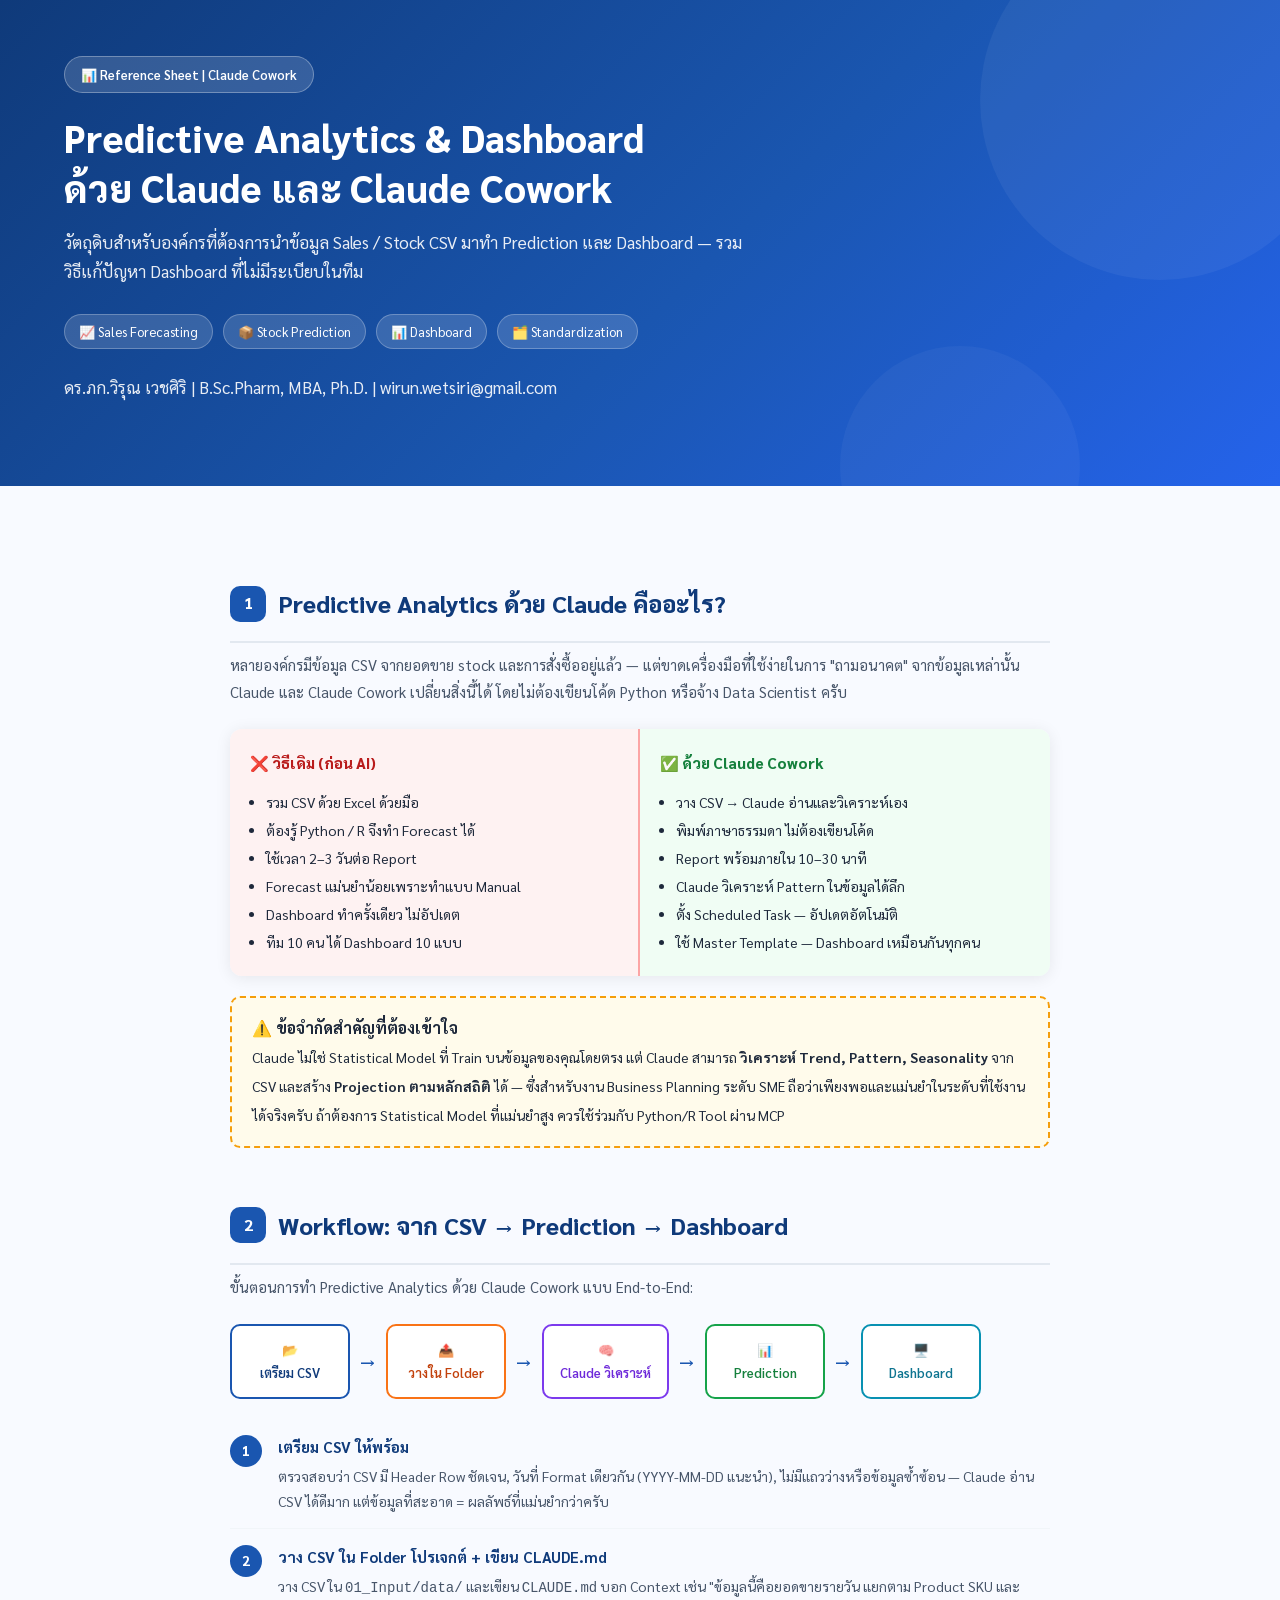
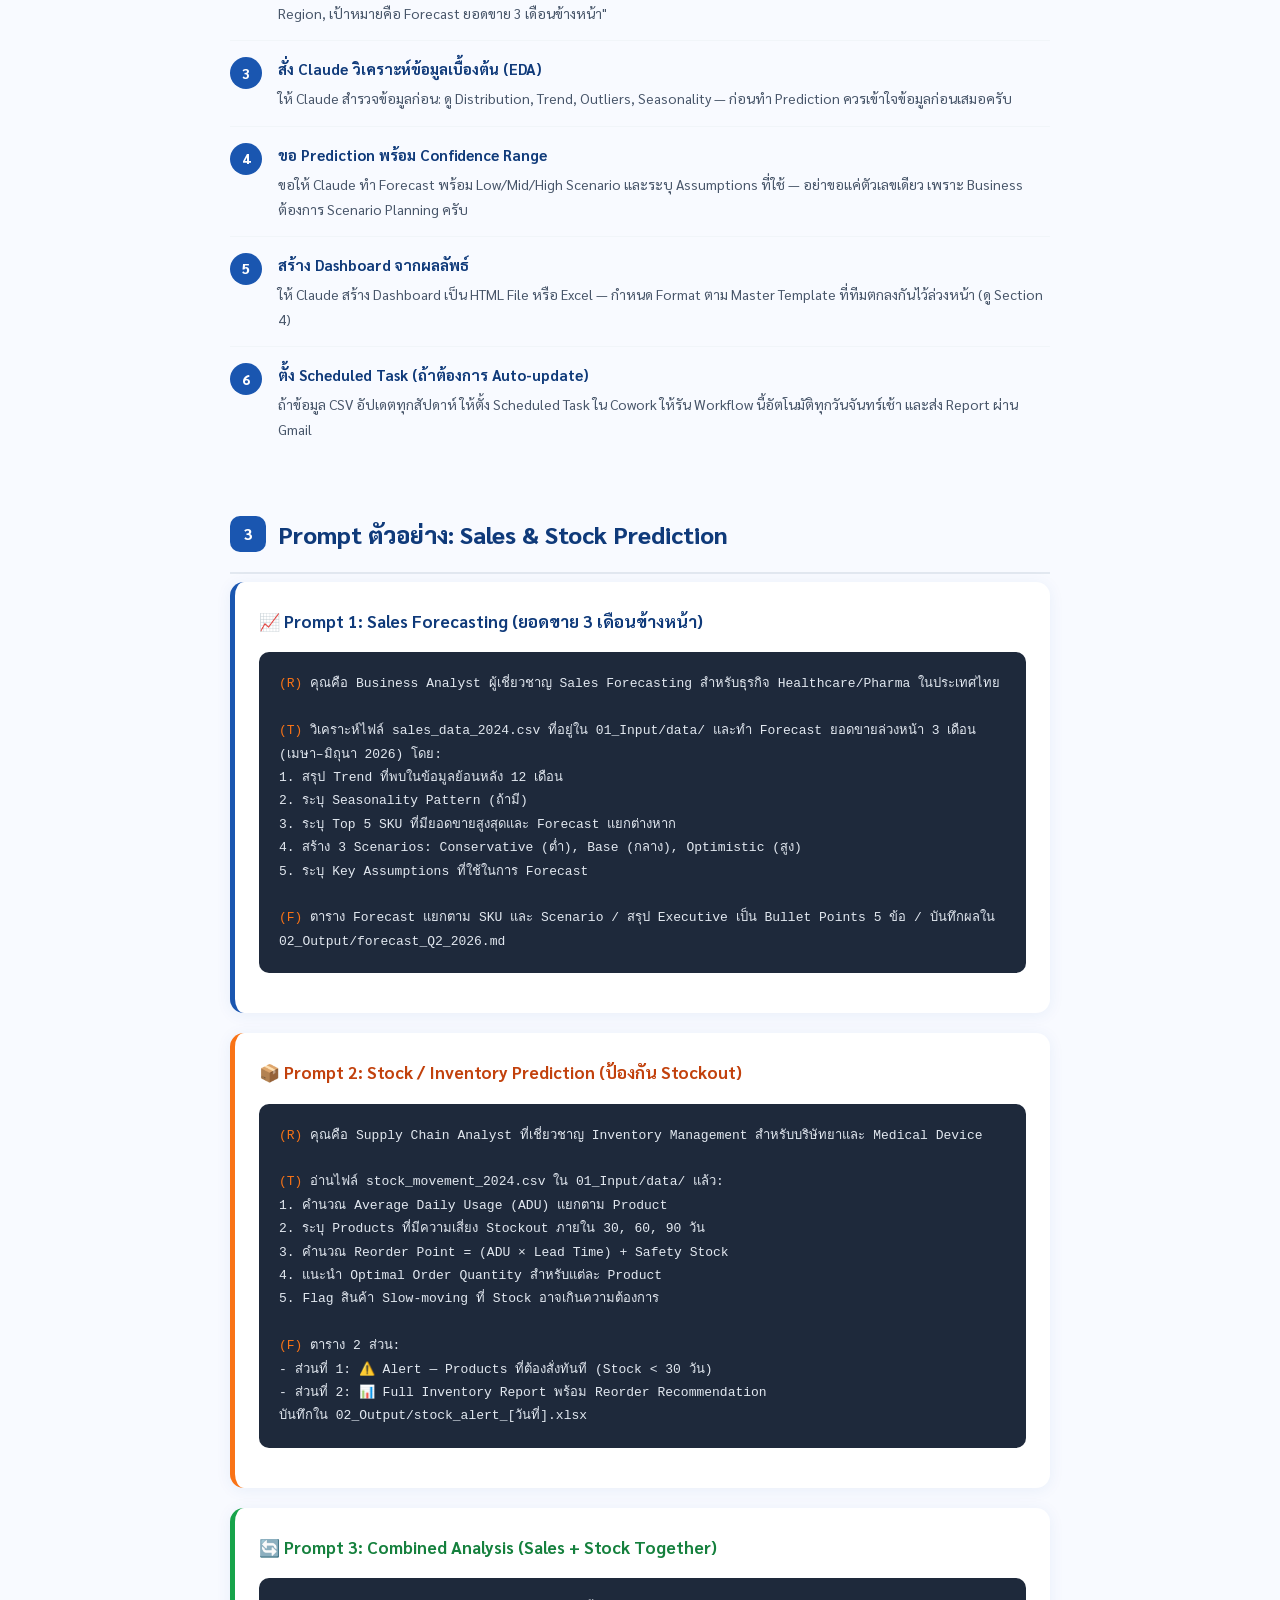
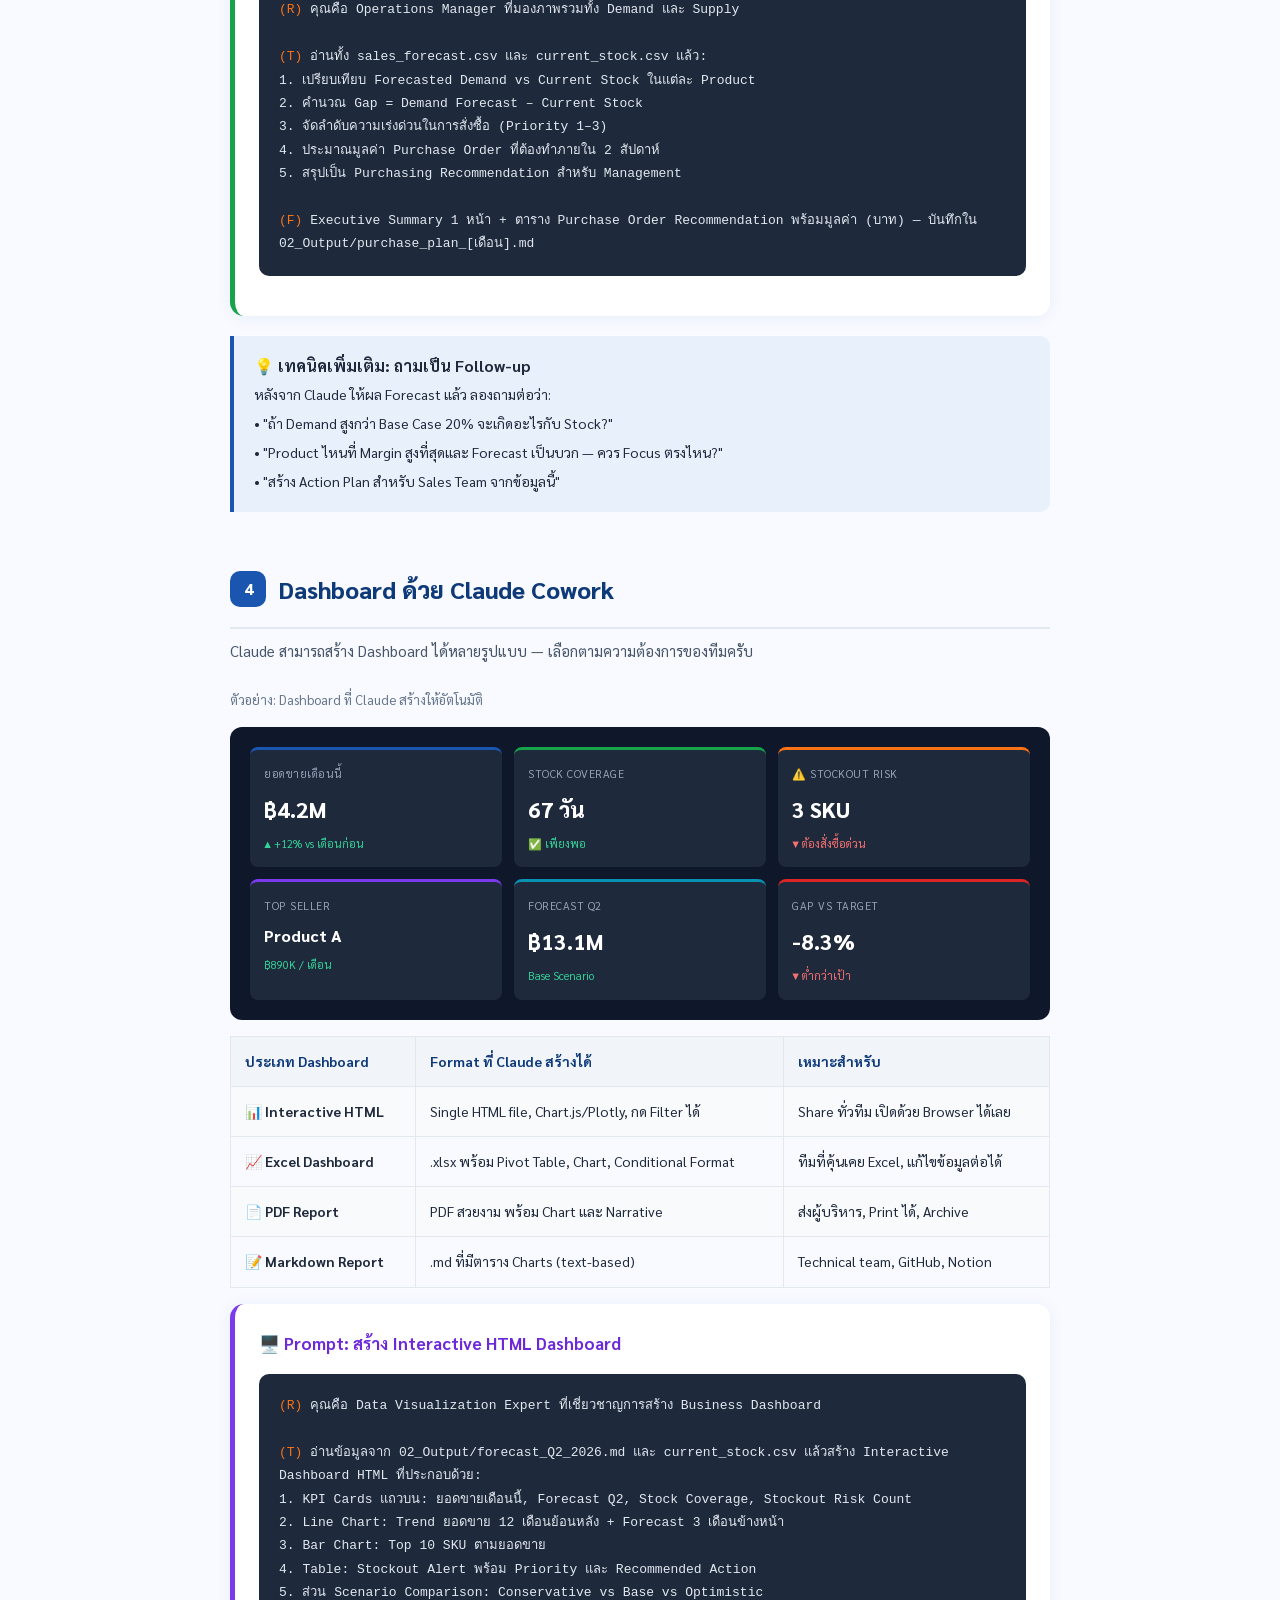
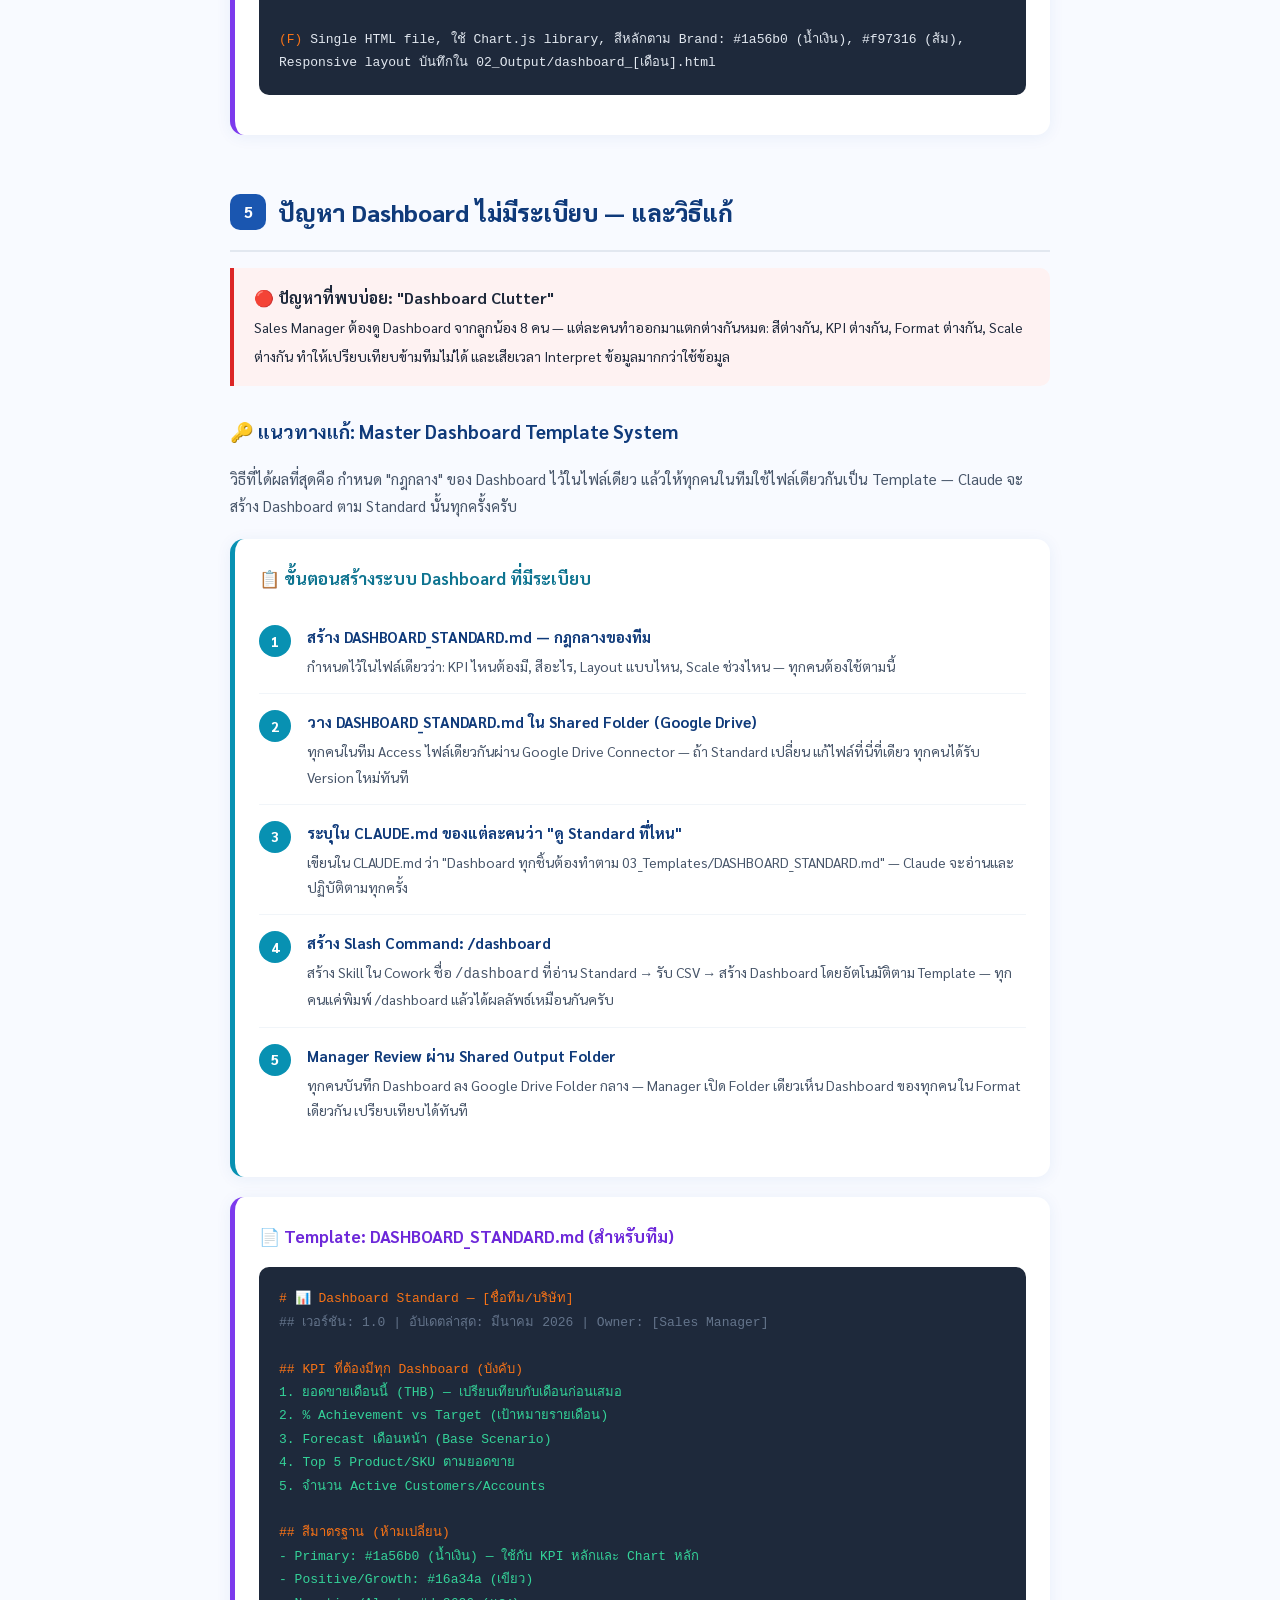
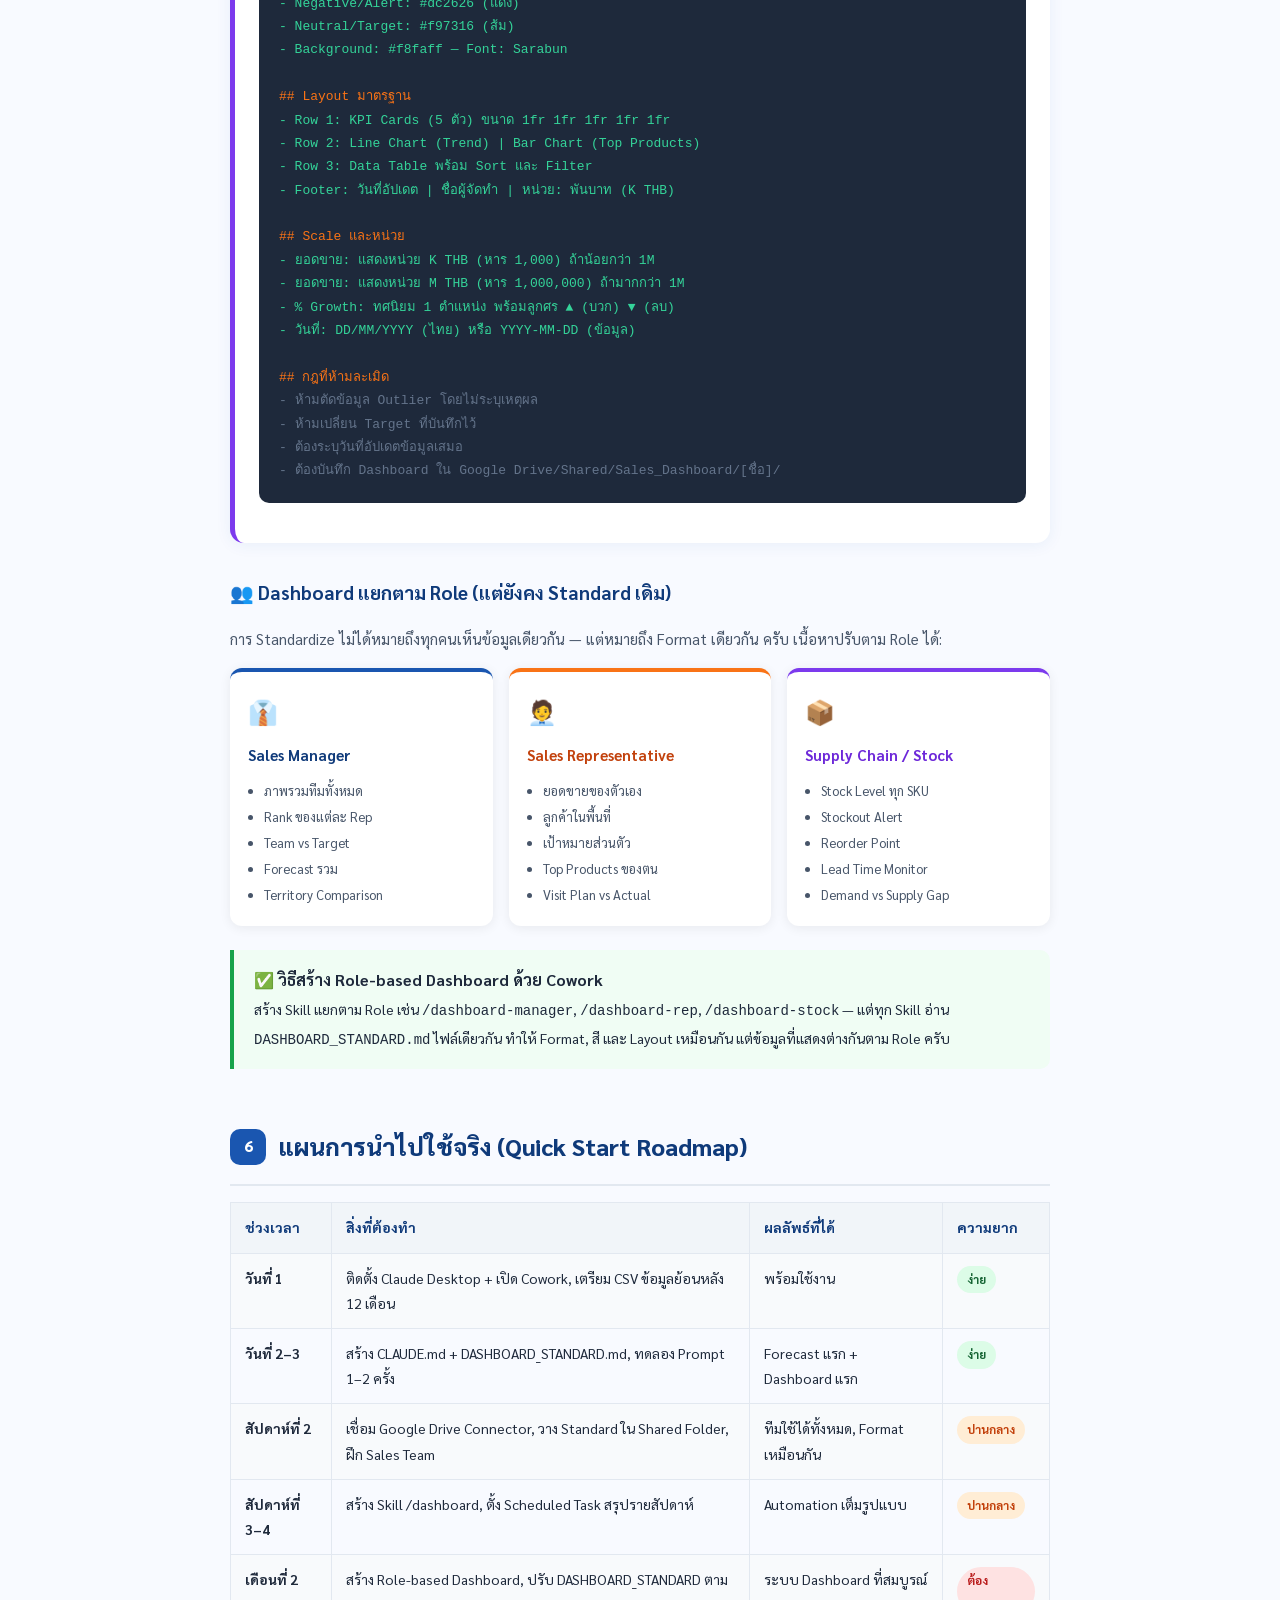
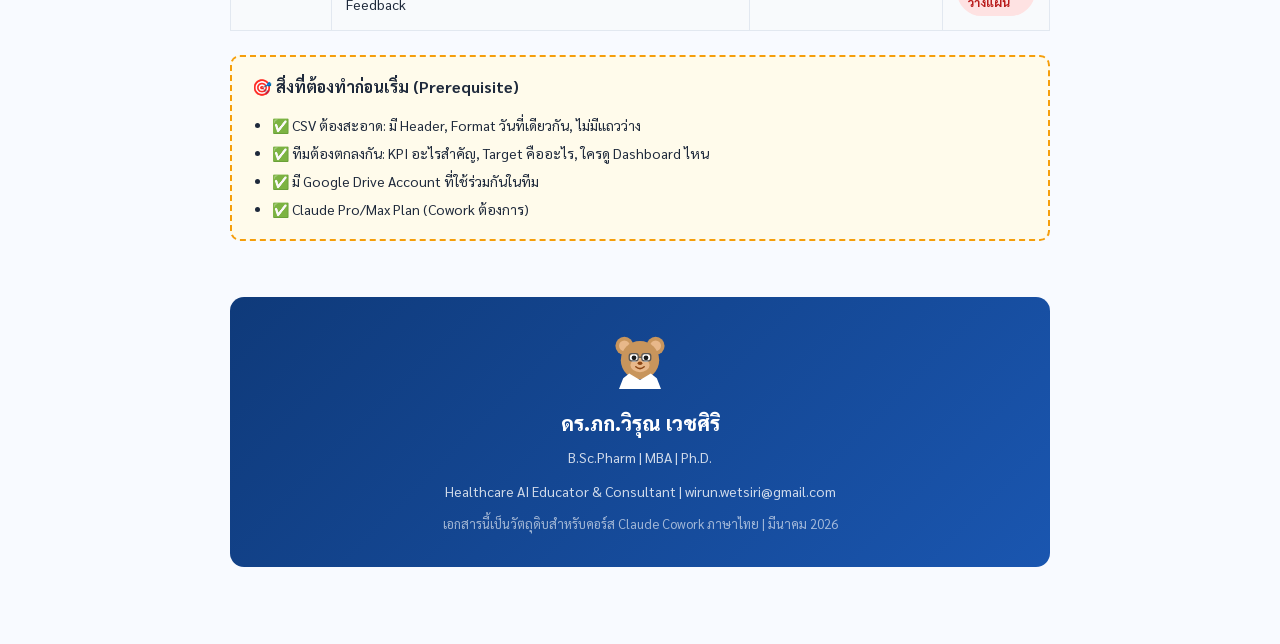
<file: predictive-analytics-dashboard.html>
<!DOCTYPE html>
<html lang="th">
<head>
<meta charset="UTF-8">
<meta name="viewport" content="width=device-width, initial-scale=1.0">
<title>Predictive Analytics & Dashboard ด้วย Claude Cowork | พี่หมี</title>
<link href="https://fonts.googleapis.com/css2?family=Sarabun:wght@300;400;500;600;700;800&display=swap" rel="stylesheet">
<style>
  * { box-sizing: border-box; margin: 0; padding: 0; }
  body { font-family: 'Sarabun', sans-serif; background: #f8faff; color: #1e293b; line-height: 1.8; font-size: 16px; }

  /* HERO */
  .hero {
    background: linear-gradient(135deg, #0f3a7a 0%, #1a56b0 55%, #2563eb 100%);
    color: white; padding: 56px 64px; position: relative; overflow: hidden;
  }
  .hero::before {
    content: ''; position: absolute; top: -80px; right: -60px;
    width: 360px; height: 360px; background: rgba(255,255,255,0.05); border-radius: 50%;
  }
  .hero::after {
    content: ''; position: absolute; bottom: -100px; right: 200px;
    width: 240px; height: 240px; background: rgba(255,255,255,0.04); border-radius: 50%;
  }
  .hero-badge {
    display: inline-flex; align-items: center; gap: 8px;
    background: rgba(255,255,255,0.15); border: 1px solid rgba(255,255,255,0.3);
    border-radius: 99px; padding: 6px 16px; font-size: 13px; font-weight: 600;
    margin-bottom: 20px;
  }
  .hero h1 { font-size: 38px; font-weight: 800; line-height: 1.3; margin-bottom: 16px; }
  .hero p { font-size: 17px; opacity: 0.9; max-width: 680px; margin-bottom: 28px; line-height: 1.7; }
  .hero-meta { font-size: 13px; opacity: 0.65; }
  .hero-chips { display: flex; gap: 10px; flex-wrap: wrap; margin-top: 24px; }
  .hero-chip {
    background: rgba(255,255,255,0.15); border: 1px solid rgba(255,255,255,0.25);
    border-radius: 99px; padding: 5px 14px; font-size: 13px;
  }

  /* LAYOUT */
  .container { max-width: 900px; margin: 0 auto; padding: 48px 40px 80px; }

  /* SECTION HEADERS */
  .section { margin-bottom: 56px; }
  .section-num {
    display: inline-flex; align-items: center; justify-content: center;
    width: 36px; height: 36px; background: #1a56b0; color: white;
    border-radius: 10px; font-size: 16px; font-weight: 800; margin-right: 12px; flex-shrink: 0;
  }
  .section-title {
    display: flex; align-items: center; margin-bottom: 8px; margin-top: 48px;
    padding-bottom: 16px; border-bottom: 2px solid #e2e8f0;
  }
  .section-title h2 { font-size: 24px; font-weight: 800; color: #0f3a7a; }
  .section-intro { color: #475569; margin-bottom: 24px; font-size: 15px; line-height: 1.8; }

  /* CARDS */
  .card {
    background: white; border-radius: 14px; padding: 24px;
    box-shadow: 0 2px 16px rgba(26,86,176,0.07); margin-bottom: 20px;
    border-left: 5px solid #1a56b0;
  }
  .card-orange { border-left-color: #f97316; }
  .card-green { border-left-color: #16a34a; }
  .card-purple { border-left-color: #7c3aed; }
  .card-red { border-left-color: #dc2626; }
  .card-teal { border-left-color: #0891b2; }
  .card h3 { font-size: 17px; font-weight: 700; color: #0f3a7a; margin-bottom: 12px; }
  .card-orange h3 { color: #c2410c; }
  .card-green h3 { color: #15803d; }
  .card-purple h3 { color: #6d28d9; }
  .card-red h3 { color: #b91c1c; }
  .card-teal h3 { color: #0e7490; }

  /* GRID */
  .grid-2 { display: grid; grid-template-columns: 1fr 1fr; gap: 16px; }
  .grid-3 { display: grid; grid-template-columns: 1fr 1fr 1fr; gap: 16px; }

  /* CODE BLOCK */
  .code-block {
    background: #1e293b; color: #e2e8f0; padding: 20px; border-radius: 10px;
    font-family: monospace; font-size: 13px; line-height: 1.8;
    white-space: pre-wrap; margin: 16px 0;
  }
  .code-comment { color: #64748b; }
  .code-key { color: #f97316; }
  .code-val { color: #34d399; }
  .code-str { color: #a78bfa; }

  /* HIGHLIGHT BOXES */
  .box-blue { background: #e8f0fc; border-left: 4px solid #1a56b0; padding: 16px 20px; border-radius: 0 10px 10px 0; margin: 16px 0; }
  .box-orange { background: #fff3e8; border-left: 4px solid #f97316; padding: 16px 20px; border-radius: 0 10px 10px 0; margin: 16px 0; }
  .box-green { background: #f0fdf4; border-left: 4px solid #16a34a; padding: 16px 20px; border-radius: 0 10px 10px 0; margin: 16px 0; }
  .box-red { background: #fef2f2; border-left: 4px solid #dc2626; padding: 16px 20px; border-radius: 0 10px 10px 0; margin: 16px 0; }
  .box-purple { background: #f3eeff; border-left: 4px solid #7c3aed; padding: 16px 20px; border-radius: 0 10px 10px 0; margin: 16px 0; }
  .box-yellow { background: #fffbeb; border: 2px dashed #f59e0b; padding: 16px 20px; border-radius: 10px; margin: 16px 0; }

  /* STEP */
  .steps { margin: 16px 0; }
  .step {
    display: flex; gap: 16px; align-items: flex-start;
    padding: 14px 0; border-bottom: 1px solid #f1f5f9;
  }
  .step:last-child { border-bottom: none; }
  .step-num {
    min-width: 32px; height: 32px; background: #1a56b0; color: white;
    border-radius: 50%; display: flex; align-items: center; justify-content: center;
    font-weight: 800; font-size: 14px; flex-shrink: 0; margin-top: 2px;
  }
  .step-content h4 { font-size: 15px; font-weight: 700; color: #0f3a7a; margin-bottom: 4px; }
  .step-content p { font-size: 14px; color: #475569; }

  /* TABLE */
  table { width: 100%; border-collapse: collapse; margin: 16px 0; font-size: 14px; }
  th { background: #f1f5f9; padding: 12px 14px; text-align: left; border: 1px solid #e2e8f0; font-weight: 700; color: #0f3a7a; }
  td { padding: 12px 14px; border: 1px solid #e2e8f0; vertical-align: top; }
  tr:nth-child(even) { background: #f8fafc; }
  tr:hover { background: #f0f9ff; }

  /* BADGE */
  .badge { display: inline-block; padding: 3px 10px; border-radius: 99px; font-size: 12px; font-weight: 700; }
  .badge-blue { background: #dbeafe; color: #1d4ed8; }
  .badge-green { background: #dcfce7; color: #166534; }
  .badge-orange { background: #ffedd5; color: #c2410c; }
  .badge-red { background: #fee2e2; color: #b91c1c; }
  .badge-purple { background: #ede9fe; color: #6d28d9; }

  /* COMPARISON */
  .compare { display: grid; grid-template-columns: 1fr 1fr; gap: 0; border-radius: 12px; overflow: hidden; box-shadow: 0 2px 16px rgba(0,0,0,0.08); margin: 20px 0; }
  .compare-left { background: #fef2f2; padding: 20px; border-right: 2px solid #fca5a5; }
  .compare-right { background: #f0fdf4; padding: 20px; }
  .compare-header { font-weight: 800; font-size: 15px; margin-bottom: 12px; }
  .compare-left .compare-header { color: #b91c1c; }
  .compare-right .compare-header { color: #15803d; }

  /* FLOW DIAGRAM */
  .flow { display: flex; align-items: center; gap: 0; margin: 20px 0; flex-wrap: wrap; }
  .flow-box {
    background: white; border: 2px solid #1a56b0; border-radius: 10px;
    padding: 12px 16px; text-align: center; min-width: 120px;
    font-size: 13px; font-weight: 600; color: #0f3a7a;
  }
  .flow-arrow { color: #1a56b0; font-size: 22px; padding: 0 8px; font-weight: 800; }

  /* MINI DASHBOARD MOCKUP */
  .dashboard-mockup {
    background: #0f172a; border-radius: 12px; padding: 20px;
    display: grid; grid-template-columns: 1fr 1fr 1fr; gap: 12px;
    margin: 16px 0;
  }
  .dash-card {
    background: #1e293b; border-radius: 8px; padding: 14px;
    border-top: 3px solid #1a56b0;
  }
  .dash-card.green-top { border-top-color: #16a34a; }
  .dash-card.orange-top { border-top-color: #f97316; }
  .dash-label { color: #94a3b8; font-size: 11px; text-transform: uppercase; letter-spacing: 0.5px; margin-bottom: 6px; }
  .dash-value { color: white; font-size: 22px; font-weight: 800; }
  .dash-sub { color: #34d399; font-size: 11px; margin-top: 4px; }
  .dash-sub.red { color: #f87171; }

  /* SIGNATURE */
  .signature {
    background: linear-gradient(135deg, #0f3a7a, #1a56b0);
    color: white; padding: 32px 40px; border-radius: 14px;
    text-align: center; margin-top: 48px;
  }
  .signature p { opacity: 0.8; font-size: 14px; margin-top: 8px; }

  /* PRINT / A4 hint */
  @media print {
    .hero { padding: 32px 40px; }
    .container { padding: 24px 32px 40px; }
    .section { margin-bottom: 32px; }
  }
</style>
</head>
<body>

<!-- HERO -->
<div class="hero">
  <div class="hero-badge">📊 Reference Sheet | Claude Cowork</div>
  <h1>Predictive Analytics & Dashboard<br>ด้วย Claude และ Claude Cowork</h1>
  <p>วัตถุดิบสำหรับองค์กรที่ต้องการนำข้อมูล Sales / Stock CSV มาทำ Prediction และ Dashboard — รวมวิธีแก้ปัญหา Dashboard ที่ไม่มีระเบียบในทีม</p>
  <div class="hero-chips">
    <span class="hero-chip">📈 Sales Forecasting</span>
    <span class="hero-chip">📦 Stock Prediction</span>
    <span class="hero-chip">📊 Dashboard</span>
    <span class="hero-chip">🗂️ Standardization</span>
  </div>
  <p class="hero-meta" style="margin-top: 24px;">ดร.ภก.วิรุณ เวชศิริ | B.Sc.Pharm, MBA, Ph.D. | wirun.wetsiri@gmail.com</p>
</div>

<div class="container">

  <!-- ======= SECTION 1: PREDICTIVE ANALYTICS ======= -->
  <div class="section">
    <div class="section-title">
      <span class="section-num">1</span>
      <h2>Predictive Analytics ด้วย Claude คืออะไร?</h2>
    </div>
    <p class="section-intro">
      หลายองค์กรมีข้อมูล CSV จากยอดขาย stock และการสั่งซื้ออยู่แล้ว — แต่ขาดเครื่องมือที่ใช้ง่ายในการ "ถามอนาคต" จากข้อมูลเหล่านั้น Claude และ Claude Cowork เปลี่ยนสิ่งนี้ได้ โดยไม่ต้องเขียนโค้ด Python หรือจ้าง Data Scientist ครับ
    </p>

    <div class="compare">
      <div class="compare-left">
        <p class="compare-header">❌ วิธีเดิม (ก่อน AI)</p>
        <ul style="margin-left: 16px; font-size: 14px; line-height: 2;">
          <li>รวม CSV ด้วย Excel ด้วยมือ</li>
          <li>ต้องรู้ Python / R จึงทำ Forecast ได้</li>
          <li>ใช้เวลา 2–3 วันต่อ Report</li>
          <li>Forecast แม่นยำน้อยเพราะทำแบบ Manual</li>
          <li>Dashboard ทำครั้งเดียว ไม่อัปเดต</li>
          <li>ทีม 10 คน ได้ Dashboard 10 แบบ</li>
        </ul>
      </div>
      <div class="compare-right">
        <p class="compare-header">✅ ด้วย Claude Cowork</p>
        <ul style="margin-left: 16px; font-size: 14px; line-height: 2;">
          <li>วาง CSV → Claude อ่านและวิเคราะห์เอง</li>
          <li>พิมพ์ภาษาธรรมดา ไม่ต้องเขียนโค้ด</li>
          <li>Report พร้อมภายใน 10–30 นาที</li>
          <li>Claude วิเคราะห์ Pattern ในข้อมูลได้ลึก</li>
          <li>ตั้ง Scheduled Task — อัปเดตอัตโนมัติ</li>
          <li>ใช้ Master Template — Dashboard เหมือนกันทุกคน</li>
        </ul>
      </div>
    </div>

    <div class="box-yellow">
      <strong>⚠️ ข้อจำกัดสำคัญที่ต้องเข้าใจ</strong><br>
      <span style="font-size: 14px;">Claude ไม่ใช่ Statistical Model ที่ Train บนข้อมูลของคุณโดยตรง แต่ Claude สามารถ <strong>วิเคราะห์ Trend, Pattern, Seasonality</strong> จาก CSV และสร้าง <strong>Projection ตามหลักสถิติ</strong> ได้ — ซึ่งสำหรับงาน Business Planning ระดับ SME ถือว่าเพียงพอและแม่นยำในระดับที่ใช้งานได้จริงครับ ถ้าต้องการ Statistical Model ที่แม่นยำสูง ควรใช้ร่วมกับ Python/R Tool ผ่าน MCP</span>
    </div>
  </div>

  <!-- ======= SECTION 2: WORKFLOW ======= -->
  <div class="section">
    <div class="section-title">
      <span class="section-num">2</span>
      <h2>Workflow: จาก CSV → Prediction → Dashboard</h2>
    </div>
    <p class="section-intro">ขั้นตอนการทำ Predictive Analytics ด้วย Claude Cowork แบบ End-to-End:</p>

    <!-- Flow -->
    <div class="flow">
      <div class="flow-box">📂<br>เตรียม CSV</div>
      <div class="flow-arrow">→</div>
      <div class="flow-box" style="border-color:#f97316; color:#c2410c;">📤<br>วางใน Folder</div>
      <div class="flow-arrow">→</div>
      <div class="flow-box" style="border-color:#7c3aed; color:#6d28d9;">🧠<br>Claude วิเคราะห์</div>
      <div class="flow-arrow">→</div>
      <div class="flow-box" style="border-color:#16a34a; color:#15803d;">📊<br>Prediction</div>
      <div class="flow-arrow">→</div>
      <div class="flow-box" style="border-color:#0891b2; color:#0e7490;">🖥️<br>Dashboard</div>
    </div>

    <div class="steps">
      <div class="step">
        <div class="step-num">1</div>
        <div class="step-content">
          <h4>เตรียม CSV ให้พร้อม</h4>
          <p>ตรวจสอบว่า CSV มี Header Row ชัดเจน, วันที่ Format เดียวกัน (YYYY-MM-DD แนะนำ), ไม่มีแถวว่างหรือข้อมูลซ้ำซ้อน — Claude อ่าน CSV ได้ดีมาก แต่ข้อมูลที่สะอาด = ผลลัพธ์ที่แม่นยำกว่าครับ</p>
        </div>
      </div>
      <div class="step">
        <div class="step-num">2</div>
        <div class="step-content">
          <h4>วาง CSV ใน Folder โปรเจกต์ + เขียน CLAUDE.md</h4>
          <p>วาง CSV ใน <code>01_Input/data/</code> และเขียน <code>CLAUDE.md</code> บอก Context เช่น "ข้อมูลนี้คือยอดขายรายวัน แยกตาม Product SKU และ Region, เป้าหมายคือ Forecast ยอดขาย 3 เดือนข้างหน้า"</p>
        </div>
      </div>
      <div class="step">
        <div class="step-num">3</div>
        <div class="step-content">
          <h4>สั่ง Claude วิเคราะห์ข้อมูลเบื้องต้น (EDA)</h4>
          <p>ให้ Claude สำรวจข้อมูลก่อน: ดู Distribution, Trend, Outliers, Seasonality — ก่อนทำ Prediction ควรเข้าใจข้อมูลก่อนเสมอครับ</p>
        </div>
      </div>
      <div class="step">
        <div class="step-num">4</div>
        <div class="step-content">
          <h4>ขอ Prediction พร้อม Confidence Range</h4>
          <p>ขอให้ Claude ทำ Forecast พร้อม Low/Mid/High Scenario และระบุ Assumptions ที่ใช้ — อย่าขอแค่ตัวเลขเดียว เพราะ Business ต้องการ Scenario Planning ครับ</p>
        </div>
      </div>
      <div class="step">
        <div class="step-num">5</div>
        <div class="step-content">
          <h4>สร้าง Dashboard จากผลลัพธ์</h4>
          <p>ให้ Claude สร้าง Dashboard เป็น HTML File หรือ Excel — กำหนด Format ตาม Master Template ที่ทีมตกลงกันไว้ล่วงหน้า (ดู Section 4)</p>
        </div>
      </div>
      <div class="step">
        <div class="step-num">6</div>
        <div class="step-content">
          <h4>ตั้ง Scheduled Task (ถ้าต้องการ Auto-update)</h4>
          <p>ถ้าข้อมูล CSV อัปเดตทุกสัปดาห์ ให้ตั้ง Scheduled Task ใน Cowork ให้รัน Workflow นี้อัตโนมัติทุกวันจันทร์เช้า และส่ง Report ผ่าน Gmail</p>
        </div>
      </div>
    </div>
  </div>

  <!-- ======= SECTION 3: PROMPT EXAMPLES ======= -->
  <div class="section">
    <div class="section-title">
      <span class="section-num">3</span>
      <h2>Prompt ตัวอย่าง: Sales & Stock Prediction</h2>
    </div>

    <div class="card">
      <h3>📈 Prompt 1: Sales Forecasting (ยอดขาย 3 เดือนข้างหน้า)</h3>
      <div class="code-block"><span class="code-key">(R)</span> คุณคือ Business Analyst ผู้เชี่ยวชาญ Sales Forecasting สำหรับธุรกิจ Healthcare/Pharma ในประเทศไทย

<span class="code-key">(T)</span> วิเคราะห์ไฟล์ sales_data_2024.csv ที่อยู่ใน 01_Input/data/ และทำ Forecast ยอดขายล่วงหน้า 3 เดือน (เมษา–มิถุนา 2026) โดย:
1. สรุป Trend ที่พบในข้อมูลย้อนหลัง 12 เดือน
2. ระบุ Seasonality Pattern (ถ้ามี)
3. ระบุ Top 5 SKU ที่มียอดขายสูงสุดและ Forecast แยกต่างหาก
4. สร้าง 3 Scenarios: Conservative (ต่ำ), Base (กลาง), Optimistic (สูง)
5. ระบุ Key Assumptions ที่ใช้ในการ Forecast

<span class="code-key">(F)</span> ตาราง Forecast แยกตาม SKU และ Scenario / สรุป Executive เป็น Bullet Points 5 ข้อ / บันทึกผลใน 02_Output/forecast_Q2_2026.md</div>
    </div>

    <div class="card card-orange">
      <h3>📦 Prompt 2: Stock / Inventory Prediction (ป้องกัน Stockout)</h3>
      <div class="code-block"><span class="code-key">(R)</span> คุณคือ Supply Chain Analyst ที่เชี่ยวชาญ Inventory Management สำหรับบริษัทยาและ Medical Device

<span class="code-key">(T)</span> อ่านไฟล์ stock_movement_2024.csv ใน 01_Input/data/ แล้ว:
1. คำนวณ Average Daily Usage (ADU) แยกตาม Product
2. ระบุ Products ที่มีความเสี่ยง Stockout ภายใน 30, 60, 90 วัน
3. คำนวณ Reorder Point = (ADU × Lead Time) + Safety Stock
4. แนะนำ Optimal Order Quantity สำหรับแต่ละ Product
5. Flag สินค้า Slow-moving ที่ Stock อาจเกินความต้องการ

<span class="code-key">(F)</span> ตาราง 2 ส่วน:
- ส่วนที่ 1: ⚠️ Alert — Products ที่ต้องสั่งทันที (Stock < 30 วัน)
- ส่วนที่ 2: 📊 Full Inventory Report พร้อม Reorder Recommendation
บันทึกใน 02_Output/stock_alert_[วันที่].xlsx</div>
    </div>

    <div class="card card-green">
      <h3>🔄 Prompt 3: Combined Analysis (Sales + Stock Together)</h3>
      <div class="code-block"><span class="code-key">(R)</span> คุณคือ Operations Manager ที่มองภาพรวมทั้ง Demand และ Supply

<span class="code-key">(T)</span> อ่านทั้ง sales_forecast.csv และ current_stock.csv แล้ว:
1. เปรียบเทียบ Forecasted Demand vs Current Stock ในแต่ละ Product
2. คำนวณ Gap = Demand Forecast – Current Stock
3. จัดลำดับความเร่งด่วนในการสั่งซื้อ (Priority 1–3)
4. ประมาณมูลค่า Purchase Order ที่ต้องทำภายใน 2 สัปดาห์
5. สรุปเป็น Purchasing Recommendation สำหรับ Management

<span class="code-key">(F)</span> Executive Summary 1 หน้า + ตาราง Purchase Order Recommendation พร้อมมูลค่า (บาท) — บันทึกใน 02_Output/purchase_plan_[เดือน].md</div>
    </div>

    <div class="box-blue">
      <strong>💡 เทคนิคเพิ่มเติม: ถามเป็น Follow-up</strong><br>
      <span style="font-size: 14px;">หลังจาก Claude ให้ผล Forecast แล้ว ลองถามต่อว่า:<br>
      • "ถ้า Demand สูงกว่า Base Case 20% จะเกิดอะไรกับ Stock?"<br>
      • "Product ไหนที่ Margin สูงที่สุดและ Forecast เป็นบวก — ควร Focus ตรงไหน?"<br>
      • "สร้าง Action Plan สำหรับ Sales Team จากข้อมูลนี้"</span>
    </div>
  </div>

  <!-- ======= SECTION 4: DASHBOARD ======= -->
  <div class="section">
    <div class="section-title">
      <span class="section-num">4</span>
      <h2>Dashboard ด้วย Claude Cowork</h2>
    </div>
    <p class="section-intro">Claude สามารถสร้าง Dashboard ได้หลายรูปแบบ — เลือกตามความต้องการของทีมครับ</p>

    <!-- Dashboard mockup -->
    <p style="font-size: 13px; color: #64748b; margin-bottom: 8px;">ตัวอย่าง: Dashboard ที่ Claude สร้างให้อัตโนมัติ</p>
    <div class="dashboard-mockup">
      <div class="dash-card">
        <div class="dash-label">ยอดขายเดือนนี้</div>
        <div class="dash-value">฿4.2M</div>
        <div class="dash-sub">▲ +12% vs เดือนก่อน</div>
      </div>
      <div class="dash-card green-top">
        <div class="dash-label">Stock Coverage</div>
        <div class="dash-value">67 วัน</div>
        <div class="dash-sub">✅ เพียงพอ</div>
      </div>
      <div class="dash-card orange-top">
        <div class="dash-label">⚠️ Stockout Risk</div>
        <div class="dash-value">3 SKU</div>
        <div class="dash-sub red">▼ ต้องสั่งซื้อด่วน</div>
      </div>
      <div class="dash-card" style="border-top-color:#7c3aed;">
        <div class="dash-label">Top Seller</div>
        <div class="dash-value" style="font-size: 16px;">Product A</div>
        <div class="dash-sub">฿890K / เดือน</div>
      </div>
      <div class="dash-card" style="border-top-color:#0891b2;">
        <div class="dash-label">Forecast Q2</div>
        <div class="dash-value">฿13.1M</div>
        <div class="dash-sub">Base Scenario</div>
      </div>
      <div class="dash-card" style="border-top-color:#dc2626;">
        <div class="dash-label">Gap vs Target</div>
        <div class="dash-value">-8.3%</div>
        <div class="dash-sub red">▼ ต่ำกว่าเป้า</div>
      </div>
    </div>

    <table>
      <tr>
        <th>ประเภท Dashboard</th>
        <th>Format ที่ Claude สร้างได้</th>
        <th>เหมาะสำหรับ</th>
      </tr>
      <tr>
        <td><strong>📊 Interactive HTML</strong></td>
        <td>Single HTML file, Chart.js/Plotly, กด Filter ได้</td>
        <td>Share ทั่วทีม เปิดด้วย Browser ได้เลย</td>
      </tr>
      <tr>
        <td><strong>📈 Excel Dashboard</strong></td>
        <td>.xlsx พร้อม Pivot Table, Chart, Conditional Format</td>
        <td>ทีมที่คุ้นเคย Excel, แก้ไขข้อมูลต่อได้</td>
      </tr>
      <tr>
        <td><strong>📄 PDF Report</strong></td>
        <td>PDF สวยงาม พร้อม Chart และ Narrative</td>
        <td>ส่งผู้บริหาร, Print ได้, Archive</td>
      </tr>
      <tr>
        <td><strong>📝 Markdown Report</strong></td>
        <td>.md ที่มีตาราง Charts (text-based)</td>
        <td>Technical team, GitHub, Notion</td>
      </tr>
    </table>

    <div class="card card-purple">
      <h3>🖥️ Prompt: สร้าง Interactive HTML Dashboard</h3>
      <div class="code-block"><span class="code-key">(R)</span> คุณคือ Data Visualization Expert ที่เชี่ยวชาญการสร้าง Business Dashboard

<span class="code-key">(T)</span> อ่านข้อมูลจาก 02_Output/forecast_Q2_2026.md และ current_stock.csv แล้วสร้าง Interactive Dashboard HTML ที่ประกอบด้วย:
1. KPI Cards แถวบน: ยอดขายเดือนนี้, Forecast Q2, Stock Coverage, Stockout Risk Count
2. Line Chart: Trend ยอดขาย 12 เดือนย้อนหลัง + Forecast 3 เดือนข้างหน้า
3. Bar Chart: Top 10 SKU ตามยอดขาย
4. Table: Stockout Alert พร้อม Priority และ Recommended Action
5. ส่วน Scenario Comparison: Conservative vs Base vs Optimistic

<span class="code-key">(F)</span> Single HTML file, ใช้ Chart.js library, สีหลักตาม Brand: #1a56b0 (น้ำเงิน), #f97316 (ส้ม), Responsive layout บันทึกใน 02_Output/dashboard_[เดือน].html</div>
    </div>
  </div>

  <!-- ======= SECTION 5: DASHBOARD STANDARDIZATION ======= -->
  <div class="section">
    <div class="section-title">
      <span class="section-num">5</span>
      <h2>ปัญหา Dashboard ไม่มีระเบียบ — และวิธีแก้</h2>
    </div>

    <div class="box-red">
      <strong>🔴 ปัญหาที่พบบ่อย: "Dashboard Clutter"</strong><br>
      <span style="font-size: 14px;">Sales Manager ต้องดู Dashboard จากลูกน้อง 8 คน — แต่ละคนทำออกมาแตกต่างกันหมด: สีต่างกัน, KPI ต่างกัน, Format ต่างกัน, Scale ต่างกัน ทำให้เปรียบเทียบข้ามทีมไม่ได้ และเสียเวลา Interpret ข้อมูลมากกว่าใช้ข้อมูล</span>
    </div>

    <h3 style="color: #0f3a7a; font-size: 19px; margin: 28px 0 16px;">🔑 แนวทางแก้: Master Dashboard Template System</h3>
    <p style="color: #475569; margin-bottom: 20px; font-size: 15px;">วิธีที่ได้ผลที่สุดคือ กำหนด "กฎกลาง" ของ Dashboard ไว้ในไฟล์เดียว แล้วให้ทุกคนในทีมใช้ไฟล์เดียวกันเป็น Template — Claude จะสร้าง Dashboard ตาม Standard นั้นทุกครั้งครับ</p>

    <div class="card card-teal">
      <h3>📋 ขั้นตอนสร้างระบบ Dashboard ที่มีระเบียบ</h3>
      <div class="steps">
        <div class="step">
          <div class="step-num" style="background: #0891b2;">1</div>
          <div class="step-content">
            <h4>สร้าง DASHBOARD_STANDARD.md — กฎกลางของทีม</h4>
            <p>กำหนดไว้ในไฟล์เดียวว่า: KPI ไหนต้องมี, สีอะไร, Layout แบบไหน, Scale ช่วงไหน — ทุกคนต้องใช้ตามนี้</p>
          </div>
        </div>
        <div class="step">
          <div class="step-num" style="background: #0891b2;">2</div>
          <div class="step-content">
            <h4>วาง DASHBOARD_STANDARD.md ใน Shared Folder (Google Drive)</h4>
            <p>ทุกคนในทีม Access ไฟล์เดียวกันผ่าน Google Drive Connector — ถ้า Standard เปลี่ยน แก้ไฟล์ที่นี่ที่เดียว ทุกคนได้รับ Version ใหม่ทันที</p>
          </div>
        </div>
        <div class="step">
          <div class="step-num" style="background: #0891b2;">3</div>
          <div class="step-content">
            <h4>ระบุใน CLAUDE.md ของแต่ละคนว่า "ดู Standard ที่ไหน"</h4>
            <p>เขียนใน CLAUDE.md ว่า "Dashboard ทุกชิ้นต้องทำตาม 03_Templates/DASHBOARD_STANDARD.md" — Claude จะอ่านและปฏิบัติตามทุกครั้ง</p>
          </div>
        </div>
        <div class="step">
          <div class="step-num" style="background: #0891b2;">4</div>
          <div class="step-content">
            <h4>สร้าง Slash Command: /dashboard</h4>
            <p>สร้าง Skill ใน Cowork ชื่อ <code>/dashboard</code> ที่อ่าน Standard → รับ CSV → สร้าง Dashboard โดยอัตโนมัติตาม Template — ทุกคนแค่พิมพ์ /dashboard แล้วได้ผลลัพธ์เหมือนกันครับ</p>
          </div>
        </div>
        <div class="step">
          <div class="step-num" style="background: #0891b2;">5</div>
          <div class="step-content">
            <h4>Manager Review ผ่าน Shared Output Folder</h4>
            <p>ทุกคนบันทึก Dashboard ลง Google Drive Folder กลาง — Manager เปิด Folder เดียวเห็น Dashboard ของทุกคน ใน Format เดียวกัน เปรียบเทียบได้ทันที</p>
          </div>
        </div>
      </div>
    </div>

    <!-- DASHBOARD_STANDARD.md Template -->
    <div class="card card-purple">
      <h3>📄 Template: DASHBOARD_STANDARD.md (สำหรับทีม)</h3>
      <div class="code-block"><span class="code-key"># 📊 Dashboard Standard — [ชื่อทีม/บริษัท]</span>
<span class="code-comment">## เวอร์ชัน: 1.0 | อัปเดตล่าสุด: มีนาคม 2026 | Owner: [Sales Manager]</span>

<span class="code-key">## KPI ที่ต้องมีทุก Dashboard (บังคับ)</span>
<span class="code-val">1. ยอดขายเดือนนี้ (THB) — เปรียบเทียบกับเดือนก่อนเสมอ</span>
<span class="code-val">2. % Achievement vs Target (เป้าหมายรายเดือน)</span>
<span class="code-val">3. Forecast เดือนหน้า (Base Scenario)</span>
<span class="code-val">4. Top 5 Product/SKU ตามยอดขาย</span>
<span class="code-val">5. จำนวน Active Customers/Accounts</span>

<span class="code-key">## สีมาตรฐาน (ห้ามเปลี่ยน)</span>
<span class="code-val">- Primary: #1a56b0 (น้ำเงิน) — ใช้กับ KPI หลักและ Chart หลัก</span>
<span class="code-val">- Positive/Growth: #16a34a (เขียว)</span>
<span class="code-val">- Negative/Alert: #dc2626 (แดง)</span>
<span class="code-val">- Neutral/Target: #f97316 (ส้ม)</span>
<span class="code-val">- Background: #f8faff — Font: Sarabun</span>

<span class="code-key">## Layout มาตรฐาน</span>
<span class="code-val">- Row 1: KPI Cards (5 ตัว) ขนาด 1fr 1fr 1fr 1fr 1fr</span>
<span class="code-val">- Row 2: Line Chart (Trend) | Bar Chart (Top Products)</span>
<span class="code-val">- Row 3: Data Table พร้อม Sort และ Filter</span>
<span class="code-val">- Footer: วันที่อัปเดต | ชื่อผู้จัดทำ | หน่วย: พันบาท (K THB)</span>

<span class="code-key">## Scale และหน่วย</span>
<span class="code-val">- ยอดขาย: แสดงหน่วย K THB (หาร 1,000) ถ้าน้อยกว่า 1M</span>
<span class="code-val">- ยอดขาย: แสดงหน่วย M THB (หาร 1,000,000) ถ้ามากกว่า 1M</span>
<span class="code-val">- % Growth: ทศนิยม 1 ตำแหน่ง พร้อมลูกศร ▲ (บวก) ▼ (ลบ)</span>
<span class="code-val">- วันที่: DD/MM/YYYY (ไทย) หรือ YYYY-MM-DD (ข้อมูล)</span>

<span class="code-key">## กฎที่ห้ามละเมิด</span>
<span class="code-comment">- ห้ามตัดข้อมูล Outlier โดยไม่ระบุเหตุผล</span>
<span class="code-comment">- ห้ามเปลี่ยน Target ที่บันทึกไว้</span>
<span class="code-comment">- ต้องระบุวันที่อัปเดตข้อมูลเสมอ</span>
<span class="code-comment">- ต้องบันทึก Dashboard ใน Google Drive/Shared/Sales_Dashboard/[ชื่อ]/</span></div>
    </div>

    <!-- Role-based Dashboard -->
    <h3 style="color: #0f3a7a; font-size: 19px; margin: 32px 0 16px;">👥 Dashboard แยกตาม Role (แต่ยังคง Standard เดิม)</h3>
    <p style="color: #475569; margin-bottom: 16px; font-size: 15px;">การ Standardize ไม่ได้หมายถึงทุกคนเห็นข้อมูลเดียวกัน — แต่หมายถึง Format เดียวกัน ครับ เนื้อหาปรับตาม Role ได้:</p>

    <div class="grid-3">
      <div style="background: white; border-radius: 12px; padding: 18px; box-shadow: 0 2px 12px rgba(0,0,0,0.07); border-top: 4px solid #1a56b0;">
        <div style="font-size: 24px; margin-bottom: 8px;">👔</div>
        <h4 style="color: #0f3a7a; font-size: 15px; margin-bottom: 10px;">Sales Manager</h4>
        <ul style="font-size: 13px; color: #475569; margin-left: 16px; line-height: 2;">
          <li>ภาพรวมทีมทั้งหมด</li>
          <li>Rank ของแต่ละ Rep</li>
          <li>Team vs Target</li>
          <li>Forecast รวม</li>
          <li>Territory Comparison</li>
        </ul>
      </div>
      <div style="background: white; border-radius: 12px; padding: 18px; box-shadow: 0 2px 12px rgba(0,0,0,0.07); border-top: 4px solid #f97316;">
        <div style="font-size: 24px; margin-bottom: 8px;">🧑‍💼</div>
        <h4 style="color: #c2410c; font-size: 15px; margin-bottom: 10px;">Sales Representative</h4>
        <ul style="font-size: 13px; color: #475569; margin-left: 16px; line-height: 2;">
          <li>ยอดขายของตัวเอง</li>
          <li>ลูกค้าในพื้นที่</li>
          <li>เป้าหมายส่วนตัว</li>
          <li>Top Products ของตน</li>
          <li>Visit Plan vs Actual</li>
        </ul>
      </div>
      <div style="background: white; border-radius: 12px; padding: 18px; box-shadow: 0 2px 12px rgba(0,0,0,0.07); border-top: 4px solid #7c3aed;">
        <div style="font-size: 24px; margin-bottom: 8px;">📦</div>
        <h4 style="color: #6d28d9; font-size: 15px; margin-bottom: 10px;">Supply Chain / Stock</h4>
        <ul style="font-size: 13px; color: #475569; margin-left: 16px; line-height: 2;">
          <li>Stock Level ทุก SKU</li>
          <li>Stockout Alert</li>
          <li>Reorder Point</li>
          <li>Lead Time Monitor</li>
          <li>Demand vs Supply Gap</li>
        </ul>
      </div>
    </div>

    <div class="box-green" style="margin-top: 24px;">
      <strong>✅ วิธีสร้าง Role-based Dashboard ด้วย Cowork</strong><br>
      <span style="font-size: 14px;">สร้าง Skill แยกตาม Role เช่น <code>/dashboard-manager</code>, <code>/dashboard-rep</code>, <code>/dashboard-stock</code> — แต่ทุก Skill อ่าน <code>DASHBOARD_STANDARD.md</code> ไฟล์เดียวกัน ทำให้ Format, สี และ Layout เหมือนกัน แต่ข้อมูลที่แสดงต่างกันตาม Role ครับ</span>
    </div>
  </div>

  <!-- ======= SECTION 6: IMPLEMENTATION ROADMAP ======= -->
  <div class="section">
    <div class="section-title">
      <span class="section-num">6</span>
      <h2>แผนการนำไปใช้จริง (Quick Start Roadmap)</h2>
    </div>

    <table>
      <tr>
        <th>ช่วงเวลา</th>
        <th>สิ่งที่ต้องทำ</th>
        <th>ผลลัพธ์ที่ได้</th>
        <th>ความยาก</th>
      </tr>
      <tr>
        <td><strong>วันที่ 1</strong></td>
        <td>ติดตั้ง Claude Desktop + เปิด Cowork, เตรียม CSV ข้อมูลย้อนหลัง 12 เดือน</td>
        <td>พร้อมใช้งาน</td>
        <td><span class="badge badge-green">ง่าย</span></td>
      </tr>
      <tr>
        <td><strong>วันที่ 2–3</strong></td>
        <td>สร้าง CLAUDE.md + DASHBOARD_STANDARD.md, ทดลอง Prompt 1–2 ครั้ง</td>
        <td>Forecast แรก + Dashboard แรก</td>
        <td><span class="badge badge-green">ง่าย</span></td>
      </tr>
      <tr>
        <td><strong>สัปดาห์ที่ 2</strong></td>
        <td>เชื่อม Google Drive Connector, วาง Standard ใน Shared Folder, ฝึก Sales Team</td>
        <td>ทีมใช้ได้ทั้งหมด, Format เหมือนกัน</td>
        <td><span class="badge badge-orange">ปานกลาง</span></td>
      </tr>
      <tr>
        <td><strong>สัปดาห์ที่ 3–4</strong></td>
        <td>สร้าง Skill /dashboard, ตั้ง Scheduled Task สรุปรายสัปดาห์</td>
        <td>Automation เต็มรูปแบบ</td>
        <td><span class="badge badge-orange">ปานกลาง</span></td>
      </tr>
      <tr>
        <td><strong>เดือนที่ 2</strong></td>
        <td>สร้าง Role-based Dashboard, ปรับ DASHBOARD_STANDARD ตาม Feedback</td>
        <td>ระบบ Dashboard ที่สมบูรณ์</td>
        <td><span class="badge badge-red">ต้องวางแผน</span></td>
      </tr>
    </table>

    <div class="box-yellow" style="margin-top: 24px;">
      <strong>🎯 สิ่งที่ต้องทำก่อนเริ่ม (Prerequisite)</strong>
      <ul style="margin-left: 20px; margin-top: 10px; font-size: 14px; line-height: 2;">
        <li>✅ CSV ต้องสะอาด: มี Header, Format วันที่เดียวกัน, ไม่มีแถวว่าง</li>
        <li>✅ ทีมต้องตกลงกัน: KPI อะไรสำคัญ, Target คืออะไร, ใครดู Dashboard ไหน</li>
        <li>✅ มี Google Drive Account ที่ใช้ร่วมกันในทีม</li>
        <li>✅ Claude Pro/Max Plan (Cowork ต้องการ)</li>
      </ul>
    </div>
  </div>

  <!-- SIGNATURE -->
  <div class="signature">
    <svg width="60" height="60" viewBox="0 0 100 100" xmlns="http://www.w3.org/2000/svg" style="margin: 0 auto 16px; display: block;">
      <circle cx="24" cy="28" r="15" fill="#C8955C"/><circle cx="76" cy="28" r="15" fill="#C8955C"/>
      <circle cx="24" cy="28" r="9" fill="#E8B88A"/><circle cx="76" cy="28" r="9" fill="#E8B88A"/>
      <circle cx="50" cy="52" r="32" fill="#C8955C"/>
      <ellipse cx="50" cy="60" rx="16" ry="12" fill="#E8B88A"/>
      <circle cx="40" cy="48" r="7" fill="white"/><circle cx="60" cy="48" r="7" fill="white"/>
      <circle cx="40" cy="48" r="4" fill="#1a1a1a"/><circle cx="60" cy="48" r="4" fill="#1a1a1a"/>
      <rect x="32" y="41" width="15" height="12" rx="4" fill="none" stroke="#555" stroke-width="2"/>
      <rect x="53" y="41" width="15" height="12" rx="4" fill="none" stroke="#555" stroke-width="2"/>
      <line x1="47" y1="47" x2="53" y2="47" stroke="#555" stroke-width="2"/>
      <ellipse cx="50" cy="57" rx="4" ry="3" fill="#8B4513"/>
      <path d="M43 63 Q50 69 57 63" stroke="#8B4513" stroke-width="2.5" fill="none" stroke-linecap="round"/>
      <path d="M22 82 L32 74 L50 85 L68 74 L78 82 L85 100 L15 100 Z" fill="white"/>
    </svg>
    <div style="font-size: 20px; font-weight: 800;">ดร.ภก.วิรุณ เวชศิริ</div>
    <div style="font-size: 14px; opacity: 0.8; margin-top: 4px;">B.Sc.Pharm | MBA | Ph.D.</div>
    <p>Healthcare AI Educator & Consultant | wirun.wetsiri@gmail.com</p>
    <p style="margin-top: 8px; font-size: 13px; opacity: 0.6;">เอกสารนี้เป็นวัตถุดิบสำหรับคอร์ส Claude Cowork ภาษาไทย | มีนาคม 2026</p>
  </div>

</div>
</body>
</html>
</file>
